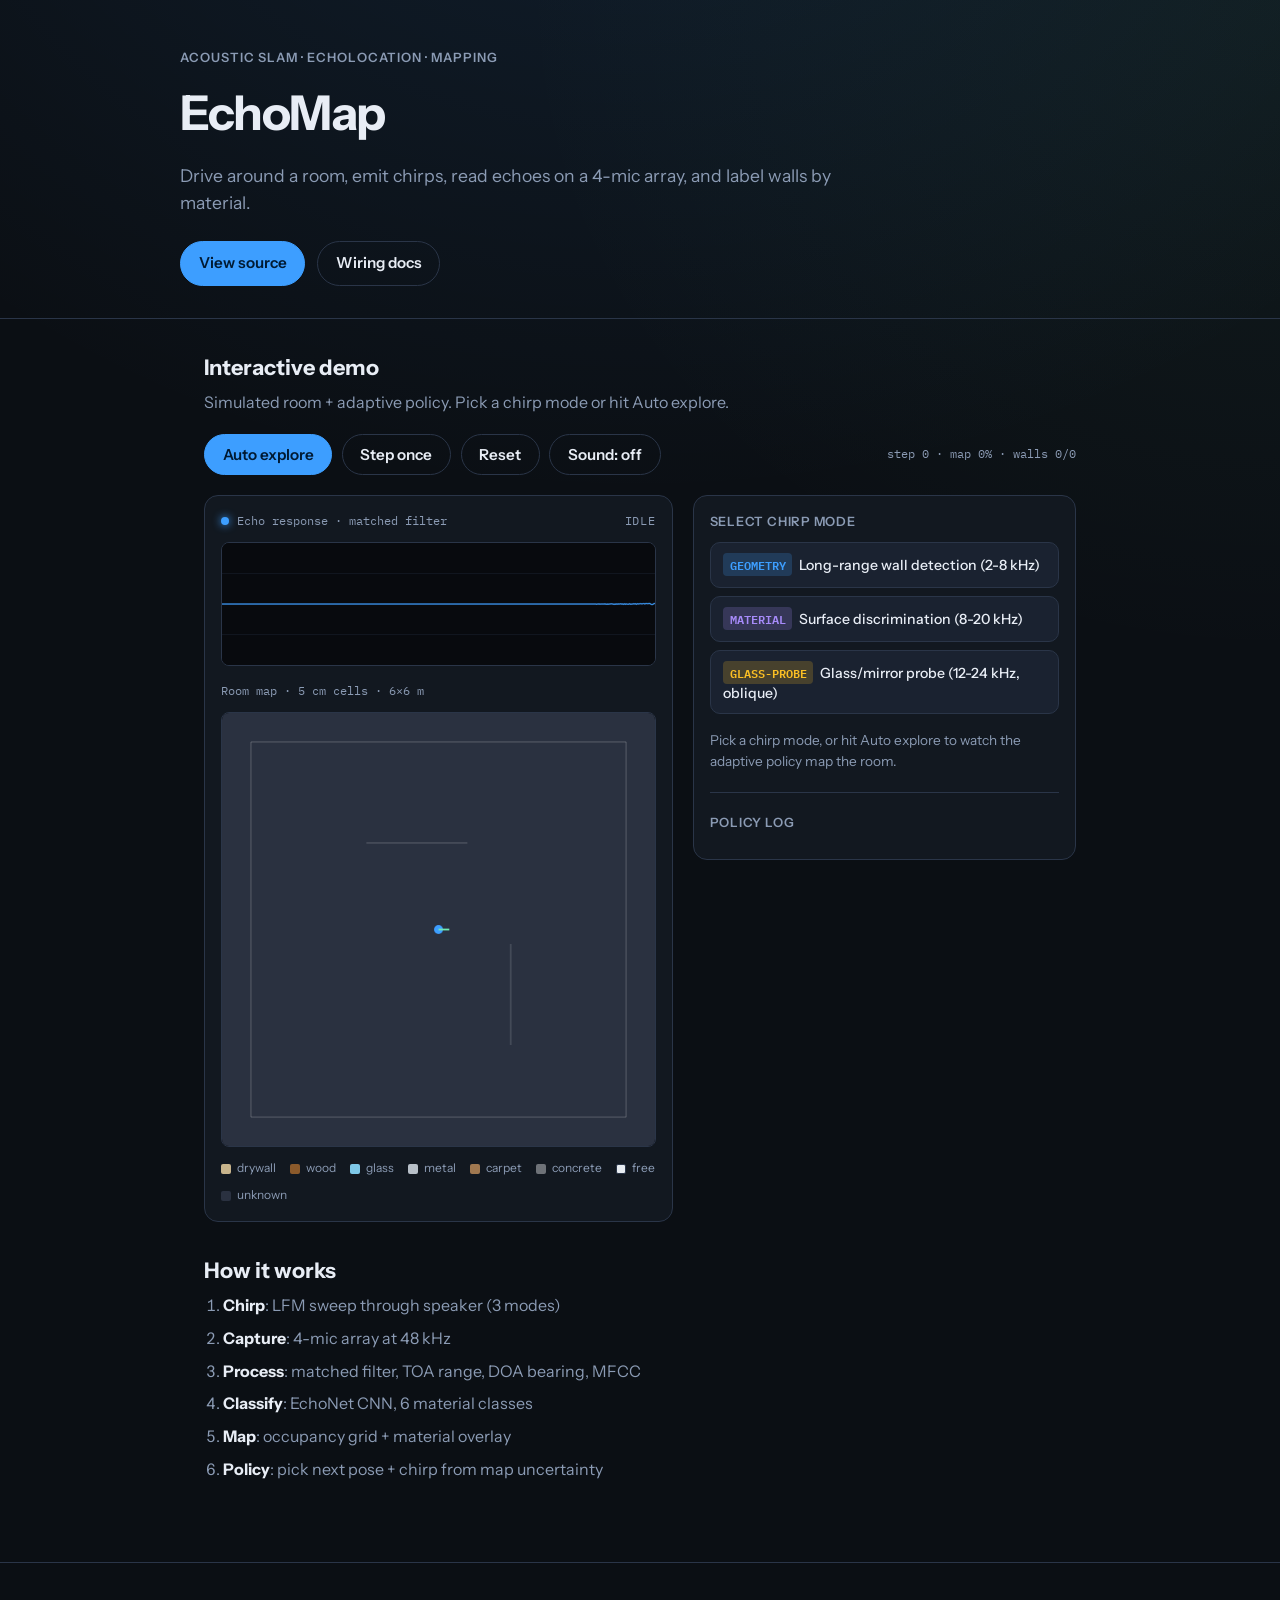
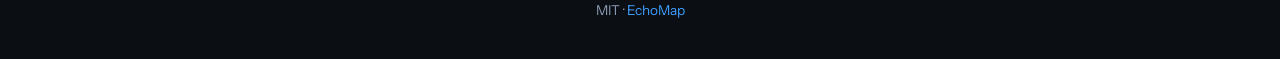
<file: docs/index.html>
<!DOCTYPE html>
<html lang="en">
<head>
  <meta charset="UTF-8" />
  <meta name="viewport" content="width=device-width, initial-scale=1.0" />
  <meta name="description" content="EchoMap - adaptive chirp echolocation robot for room mapping and surface material identification." />
  <title>EchoMap · Demo</title>
  <link rel="preconnect" href="https://fonts.googleapis.com" />
  <link rel="preconnect" href="https://fonts.gstatic.com" crossorigin />
  <link href="https://fonts.googleapis.com/css2?family=IBM+Plex+Mono:wght@400;500&family=Instrument+Sans:wght@400;500;600;700&display=swap" rel="stylesheet" />
  <link rel="stylesheet" href="assets/style.css" />
</head>
<body>
  <header class="hero">
    <div class="hero-inner">
      <p class="eyebrow">Acoustic SLAM · echolocation · mapping</p>
      <h1>EchoMap</h1>
      <p class="tagline">
        Drive around a room, emit chirps, read echoes on a 4-mic array, and label walls by material.
      </p>
      <div class="hero-links">
        <a class="btn primary" href="https://github.com/larped-gpu/echo-map" target="_blank" rel="noopener">View source</a>
        <a class="btn ghost" href="wiring.html">Wiring docs</a>
      </div>
    </div>
  </header>

  <main>
    <section class="panel demo-panel" aria-labelledby="demo-title">
      <div class="panel-head">
        <h2 id="demo-title">Interactive demo</h2>
        <p>Simulated room + adaptive policy. Pick a chirp mode or hit Auto explore.</p>
      </div>

      <div class="controls-bar">
        <button type="button" class="btn primary" id="btn-explore">Auto explore</button>
        <button type="button" class="btn ghost" id="btn-step">Step once</button>
        <button type="button" class="btn ghost" id="btn-reset">Reset</button>
        <button type="button" class="btn ghost" id="btn-mute">Sound: off</button>
        <span class="demo-stats" id="demo-stats">step 0 · map 0% · walls 0/0</span>
      </div>

      <div class="demo-grid">
        <div class="scope-card">
          <div class="scope-header">
            <span class="live-dot" aria-hidden="true"></span>
            <span>Echo response · matched filter</span>
            <span class="scope-meta" id="scope-status">idle</span>
          </div>
          <canvas id="echo-canvas" width="640" height="180" aria-label="Simulated echo waveform with correlation peak"></canvas>

          <div class="map-wrap">
            <div class="scope-header">
              <span>Room map · 5 cm cells · 6×6 m</span>
            </div>
            <canvas id="map-canvas" width="480" height="480" aria-label="Simulated occupancy and material map"></canvas>
            <ul class="legend" aria-label="Material legend">
              <li><span class="swatch" style="background:#c8b48c"></span>drywall</li>
              <li><span class="swatch" style="background:#8b5a2b"></span>wood</li>
              <li><span class="swatch" style="background:#7ec8e8"></span>glass</li>
              <li><span class="swatch" style="background:#b8c0c8"></span>metal</li>
              <li><span class="swatch" style="background:#a07850"></span>carpet</li>
              <li><span class="swatch" style="background:#6e7278"></span>concrete</li>
              <li><span class="swatch" style="background:#e8edf2; border:1px solid #2a3548"></span>free</li>
              <li><span class="swatch" style="background:#2a3140"></span>unknown</li>
            </ul>
          </div>
        </div>

        <div class="classifier-card">
          <p class="label">Select chirp mode</p>
          <div class="mode-grid" id="mode-grid" role="group" aria-label="Adaptive chirp modes"></div>

          <div class="result-block" id="result-block" hidden>
            <p class="label">Material classifier output</p>
            <div class="prediction">
              <span class="prediction-word" id="prediction-word">-</span>
              <span class="prediction-conf" id="prediction-conf">0%</span>
            </div>
            <div class="confidence-bar" aria-hidden="true">
              <div class="confidence-fill" id="confidence-fill"></div>
            </div>
          </div>

          <p class="hint" id="demo-hint">Pick a chirp mode, or hit Auto explore to watch the adaptive policy map the room.</p>

          <div class="log-block">
            <p class="label">Policy log</p>
            <div class="step-log" id="step-log" aria-live="polite"></div>
          </div>
        </div>
      </div>
    </section>

    <section class="panel info-panel">
      <h2>How it works</h2>
      <ol class="pipeline">
        <li><strong>Chirp</strong>: LFM sweep through speaker (3 modes)</li>
        <li><strong>Capture</strong>: 4-mic array at 48 kHz</li>
        <li><strong>Process</strong>: matched filter, TOA range, DOA bearing, MFCC</li>
        <li><strong>Classify</strong>: EchoNet CNN, 6 material classes</li>
        <li><strong>Map</strong>: occupancy grid + material overlay</li>
        <li><strong>Policy</strong>: pick next pose + chirp from map uncertainty</li>
      </ol>
    </section>
  </main>

  <footer>
    <p>MIT · <a href="https://github.com/larped-gpu/echo-map">EchoMap</a></p>
  </footer>

  <script src="assets/demo.js"></script>
</body>
</html>
</file>
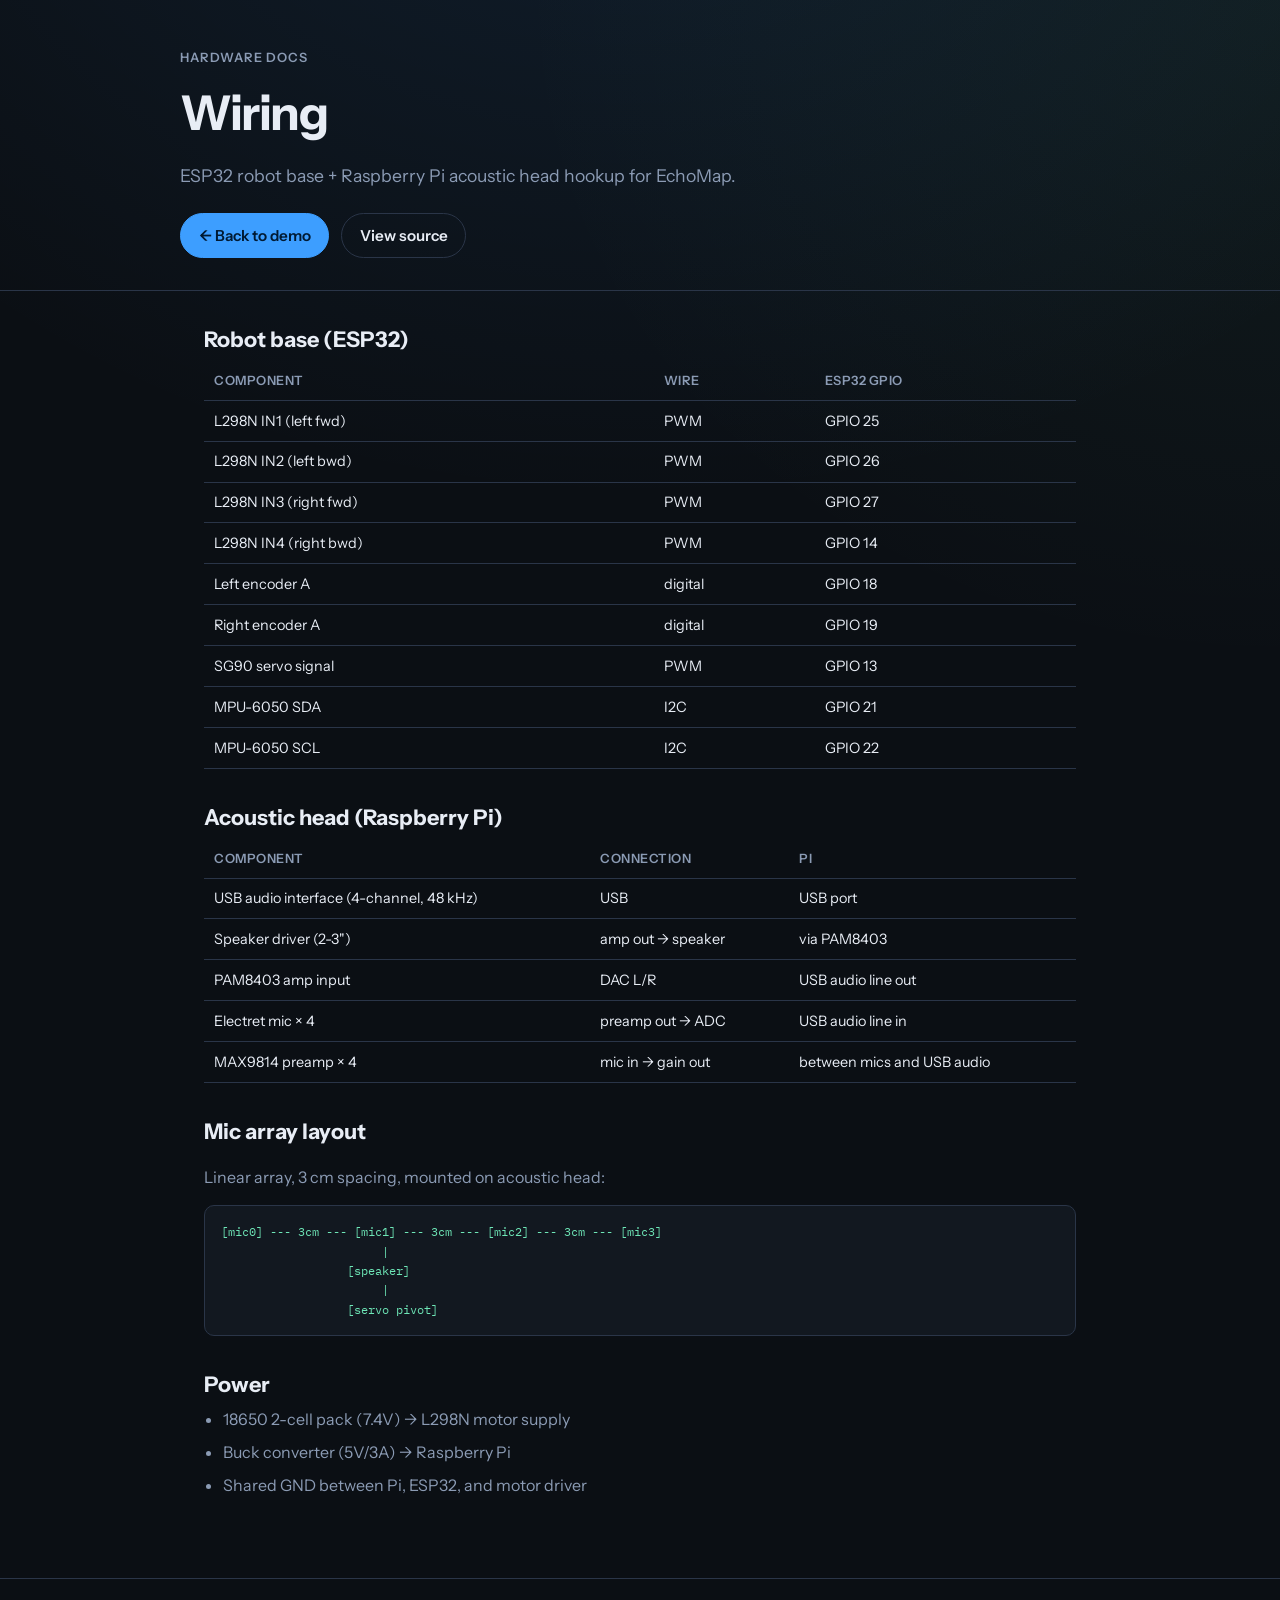
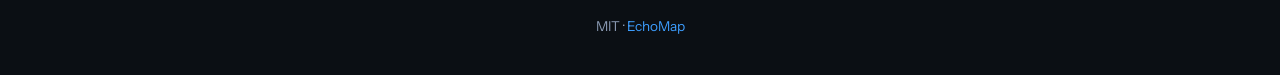
<file: docs/wiring.html>
<!DOCTYPE html>
<html lang="en">
<head>
  <meta charset="UTF-8" />
  <meta name="viewport" content="width=device-width, initial-scale=1.0" />
  <title>EchoMap · Wiring</title>
  <link rel="preconnect" href="https://fonts.googleapis.com" />
  <link rel="preconnect" href="https://fonts.gstatic.com" crossorigin />
  <link href="https://fonts.googleapis.com/css2?family=IBM+Plex+Mono:wght@400;500&family=Instrument+Sans:wght@400;500;600;700&display=swap" rel="stylesheet" />
  <link rel="stylesheet" href="assets/style.css" />
</head>
<body>
  <header class="hero">
    <div class="hero-inner">
      <p class="eyebrow">Hardware docs</p>
      <h1>Wiring</h1>
      <p class="tagline">ESP32 robot base + Raspberry Pi acoustic head hookup for EchoMap.</p>
      <div class="hero-links">
        <a class="btn primary" href="index.html">← Back to demo</a>
        <a class="btn ghost" href="https://github.com/larped-gpu/echo-map" target="_blank" rel="noopener">View source</a>
      </div>
    </div>
  </header>

  <main>
    <section class="panel info-panel">
      <h2>Robot base (ESP32)</h2>
      <div class="table-wrap">
        <table>
          <thead>
            <tr><th>Component</th><th>Wire</th><th>ESP32 GPIO</th></tr>
          </thead>
          <tbody>
            <tr><td>L298N IN1 (left fwd)</td><td>PWM</td><td>GPIO 25</td></tr>
            <tr><td>L298N IN2 (left bwd)</td><td>PWM</td><td>GPIO 26</td></tr>
            <tr><td>L298N IN3 (right fwd)</td><td>PWM</td><td>GPIO 27</td></tr>
            <tr><td>L298N IN4 (right bwd)</td><td>PWM</td><td>GPIO 14</td></tr>
            <tr><td>Left encoder A</td><td>digital</td><td>GPIO 18</td></tr>
            <tr><td>Right encoder A</td><td>digital</td><td>GPIO 19</td></tr>
            <tr><td>SG90 servo signal</td><td>PWM</td><td>GPIO 13</td></tr>
            <tr><td>MPU-6050 SDA</td><td>I2C</td><td>GPIO 21</td></tr>
            <tr><td>MPU-6050 SCL</td><td>I2C</td><td>GPIO 22</td></tr>
          </tbody>
        </table>
      </div>
    </section>

    <section class="panel info-panel">
      <h2>Acoustic head (Raspberry Pi)</h2>
      <div class="table-wrap">
        <table>
          <thead>
            <tr><th>Component</th><th>Connection</th><th>Pi</th></tr>
          </thead>
          <tbody>
            <tr><td>USB audio interface (4-channel, 48 kHz)</td><td>USB</td><td>USB port</td></tr>
            <tr><td>Speaker driver (2-3")</td><td>amp out → speaker</td><td>via PAM8403</td></tr>
            <tr><td>PAM8403 amp input</td><td>DAC L/R</td><td>USB audio line out</td></tr>
            <tr><td>Electret mic × 4</td><td>preamp out → ADC</td><td>USB audio line in</td></tr>
            <tr><td>MAX9814 preamp × 4</td><td>mic in → gain out</td><td>between mics and USB audio</td></tr>
          </tbody>
        </table>
      </div>
    </section>

    <section class="panel info-panel">
      <h2>Mic array layout</h2>
      <p class="muted">Linear array, 3 cm spacing, mounted on acoustic head:</p>
      <pre class="code-block">[mic0] --- 3cm --- [mic1] --- 3cm --- [mic2] --- 3cm --- [mic3]
                       |
                  [speaker]
                       |
                  [servo pivot]</pre>
    </section>

    <section class="panel info-panel">
      <h2>Power</h2>
      <ul class="pipeline" style="list-style: disc;">
        <li>18650 2-cell pack (7.4V) → L298N motor supply</li>
        <li>Buck converter (5V/3A) → Raspberry Pi</li>
        <li>Shared GND between Pi, ESP32, and motor driver</li>
      </ul>
    </section>
  </main>

  <footer>
    <p>MIT · <a href="https://github.com/larped-gpu/echo-map">EchoMap</a></p>
  </footer>
</body>
</html>
</file>
<file: docs/assets/style.css>
:root {
  --bg: #0b0f14;
  --surface: #121820;
  --surface-2: #1a2230;
  --border: #2a3548;
  --text: #e8edf5;
  --muted: #8b9bb4;
  --accent: #3d9eff;
  --accent2: #6ee7b7;
  --warn: #fbbf24;
  --danger: #f87171;
  --purple: #a78bfa;
  --radius: 14px;
  --font: "Instrument Sans", system-ui, sans-serif;
  --mono: "IBM Plex Mono", ui-monospace, monospace;
}

*,
*::before,
*::after {
  box-sizing: border-box;
}

body {
  margin: 0;
  min-height: 100vh;
  font-family: var(--font);
  background: var(--bg);
  color: var(--text);
  line-height: 1.55;
  background-image:
    radial-gradient(ellipse 80% 50% at 50% -20%, rgba(61, 158, 255, 0.12), transparent),
    radial-gradient(ellipse 60% 40% at 100% 0%, rgba(110, 231, 183, 0.06), transparent);
}

a {
  color: var(--accent);
  text-decoration: none;
}

a:hover {
  text-decoration: underline;
}

.hero {
  padding: 3rem 1.5rem 2rem;
  border-bottom: 1px solid var(--border);
}

.hero-inner {
  max-width: 920px;
  margin: 0 auto;
}

.eyebrow {
  margin: 0 0 0.5rem;
  font-size: 0.8rem;
  font-weight: 600;
  letter-spacing: 0.08em;
  text-transform: uppercase;
  color: var(--muted);
}

h1 {
  margin: 0 0 0.75rem;
  font-size: clamp(2.2rem, 5vw, 3rem);
  font-weight: 700;
  letter-spacing: -0.03em;
}

.tagline {
  margin: 0 0 1.5rem;
  max-width: 56ch;
  font-size: 1.1rem;
  color: var(--muted);
}

.tagline strong {
  color: var(--text);
}

.hero-links {
  display: flex;
  flex-wrap: wrap;
  gap: 0.75rem;
}

.btn {
  display: inline-flex;
  align-items: center;
  justify-content: center;
  padding: 0.6rem 1.1rem;
  border-radius: 999px;
  font-family: var(--font);
  font-size: 0.95rem;
  font-weight: 600;
  border: 1px solid transparent;
  cursor: pointer;
  transition: transform 0.15s, background 0.15s, border-color 0.15s;
}

.btn:hover {
  transform: translateY(-1px);
}

.btn.primary {
  background: var(--accent);
  color: #001a33;
  border-color: var(--accent);
}

.btn.primary:hover {
  background: #5cb3ff;
  text-decoration: none;
}

.btn.ghost {
  background: transparent;
  color: var(--text);
  border-color: var(--border);
}

.btn.ghost:hover {
  border-color: var(--muted);
  text-decoration: none;
}

.btn.full {
  width: 100%;
  margin-top: 0.75rem;
}

.btn.active {
  border-color: var(--accent);
  color: var(--accent);
}

.controls-bar {
  display: flex;
  flex-wrap: wrap;
  align-items: center;
  gap: 0.6rem;
  margin-bottom: 1.25rem;
}

.demo-stats {
  margin-left: auto;
  font-family: var(--mono);
  font-size: 0.75rem;
  color: var(--muted);
}

.map-wrap {
  margin-top: 1rem;
}

.legend {
  display: flex;
  flex-wrap: wrap;
  gap: 0.55rem 0.9rem;
  margin: 0.75rem 0 0;
  padding: 0;
  list-style: none;
  font-size: 0.75rem;
  color: var(--muted);
}

.legend .swatch {
  display: inline-block;
  width: 10px;
  height: 10px;
  border-radius: 2px;
  margin-right: 0.35rem;
  vertical-align: middle;
}

.log-block {
  margin-top: 1.25rem;
  padding-top: 1.25rem;
  border-top: 1px solid var(--border);
}

.step-log {
  max-height: 180px;
  overflow-y: auto;
  font-family: var(--mono);
  font-size: 0.72rem;
  line-height: 1.45;
  color: var(--muted);
}

.log-line {
  padding: 0.35rem 0;
  border-bottom: 1px solid rgba(42, 53, 72, 0.6);
}

.table-wrap {
  overflow-x: auto;
}

table {
  width: 100%;
  border-collapse: collapse;
  font-size: 0.9rem;
}

th, td {
  text-align: left;
  padding: 0.55rem 0.65rem;
  border-bottom: 1px solid var(--border);
}

th {
  color: var(--muted);
  font-weight: 600;
  font-size: 0.8rem;
  text-transform: uppercase;
  letter-spacing: 0.04em;
}

.muted {
  color: var(--muted);
}

.code-block {
  margin: 0;
  padding: 1rem;
  border-radius: 10px;
  background: var(--surface);
  border: 1px solid var(--border);
  font-family: var(--mono);
  font-size: 0.78rem;
  color: var(--accent2);
  overflow-x: auto;
  white-space: pre;
}

main {
  max-width: 920px;
  margin: 0 auto;
  padding: 2rem 1.5rem 3rem;
}

.panel {
  margin-bottom: 2rem;
}

.panel-head h2,
.info-panel h2 {
  margin: 0 0 0.35rem;
  font-size: 1.35rem;
}

.panel-head p {
  margin: 0 0 1.25rem;
  color: var(--muted);
}

.demo-grid {
  display: grid;
  gap: 1.25rem;
}

@media (min-width: 800px) {
  .demo-grid {
    grid-template-columns: 1.1fr 0.9fr;
    align-items: start;
  }
}

.scope-card,
.classifier-card,
.map-card {
  background: var(--surface);
  border: 1px solid var(--border);
  border-radius: var(--radius);
  padding: 1rem;
}

.scope-header {
  display: flex;
  align-items: center;
  gap: 0.5rem;
  margin-bottom: 0.75rem;
  font-family: var(--mono);
  font-size: 0.75rem;
  color: var(--muted);
}

.live-dot {
  width: 8px;
  height: 8px;
  border-radius: 50%;
  background: var(--accent);
  box-shadow: 0 0 8px var(--accent);
  animation: pulse 2s ease-in-out infinite;
}

.scope-meta {
  margin-left: auto;
  text-transform: uppercase;
  letter-spacing: 0.06em;
}

.scope-meta.active {
  color: var(--accent);
}

@keyframes pulse {
  0%, 100% { opacity: 1; }
  50% { opacity: 0.45; }
}

#echo-canvas,
#map-canvas {
  display: block;
  width: 100%;
  height: auto;
  border-radius: 8px;
  background: #080a0e;
  border: 1px solid var(--border);
}

.label {
  margin: 0 0 0.65rem;
  font-size: 0.8rem;
  font-weight: 600;
  text-transform: uppercase;
  letter-spacing: 0.06em;
  color: var(--muted);
}

.mode-grid {
  display: grid;
  grid-template-columns: 1fr;
  gap: 0.5rem;
}

.mode-btn {
  padding: 0.65rem 0.8rem;
  border: 1px solid var(--border);
  border-radius: 10px;
  background: var(--surface-2);
  color: var(--text);
  font-family: var(--font);
  font-size: 0.88rem;
  font-weight: 500;
  cursor: pointer;
  text-align: left;
  transition: border-color 0.15s, background 0.15s;
}

.mode-btn:hover {
  border-color: var(--accent);
}

.mode-btn.selected {
  border-color: var(--accent);
  background: rgba(61, 158, 255, 0.12);
}

.mode-btn .mode-tag {
  display: inline-block;
  font-family: var(--mono);
  font-size: 0.72rem;
  font-weight: 600;
  padding: 0.1rem 0.4rem;
  border-radius: 4px;
  margin-right: 0.4rem;
}

.mode-btn .tag-geo { background: rgba(61,158,255,0.2); color: var(--accent); }
.mode-btn .tag-mat { background: rgba(167,139,250,0.2); color: var(--purple); }
.mode-btn .tag-glass { background: rgba(251,191,36,0.2); color: var(--warn); }

.result-block {
  margin-top: 1.25rem;
  padding-top: 1.25rem;
  border-top: 1px solid var(--border);
}

.prediction {
  display: flex;
  align-items: baseline;
  justify-content: space-between;
  gap: 1rem;
}

.prediction-word {
  font-size: 1.5rem;
  font-weight: 700;
}

.prediction-conf {
  font-family: var(--mono);
  font-size: 0.95rem;
  color: var(--accent2);
}

.confidence-bar {
  height: 6px;
  margin: 0.65rem 0 0;
  border-radius: 999px;
  background: var(--surface-2);
  overflow: hidden;
}

.confidence-fill {
  height: 100%;
  width: 0%;
  border-radius: inherit;
  background: linear-gradient(90deg, var(--accent), var(--accent2));
  transition: width 0.5s cubic-bezier(0.22, 1, 0.36, 1);
}

.hint {
  margin: 1rem 0 0;
  font-size: 0.85rem;
  color: var(--muted);
}

.pipeline {
  margin: 0;
  padding-left: 1.2rem;
  color: var(--muted);
}

.pipeline li {
  margin-bottom: 0.5rem;
}

.pipeline strong {
  color: var(--text);
}

.pipeline code {
  font-family: var(--mono);
  font-size: 0.82rem;
  padding: 0.1rem 0.35rem;
  border-radius: 4px;
  background: var(--surface-2);
  color: var(--warn);
}

footer {
  padding: 1.5rem;
  text-align: center;
  font-size: 0.85rem;
  color: var(--muted);
  border-top: 1px solid var(--border);
}
</file>
